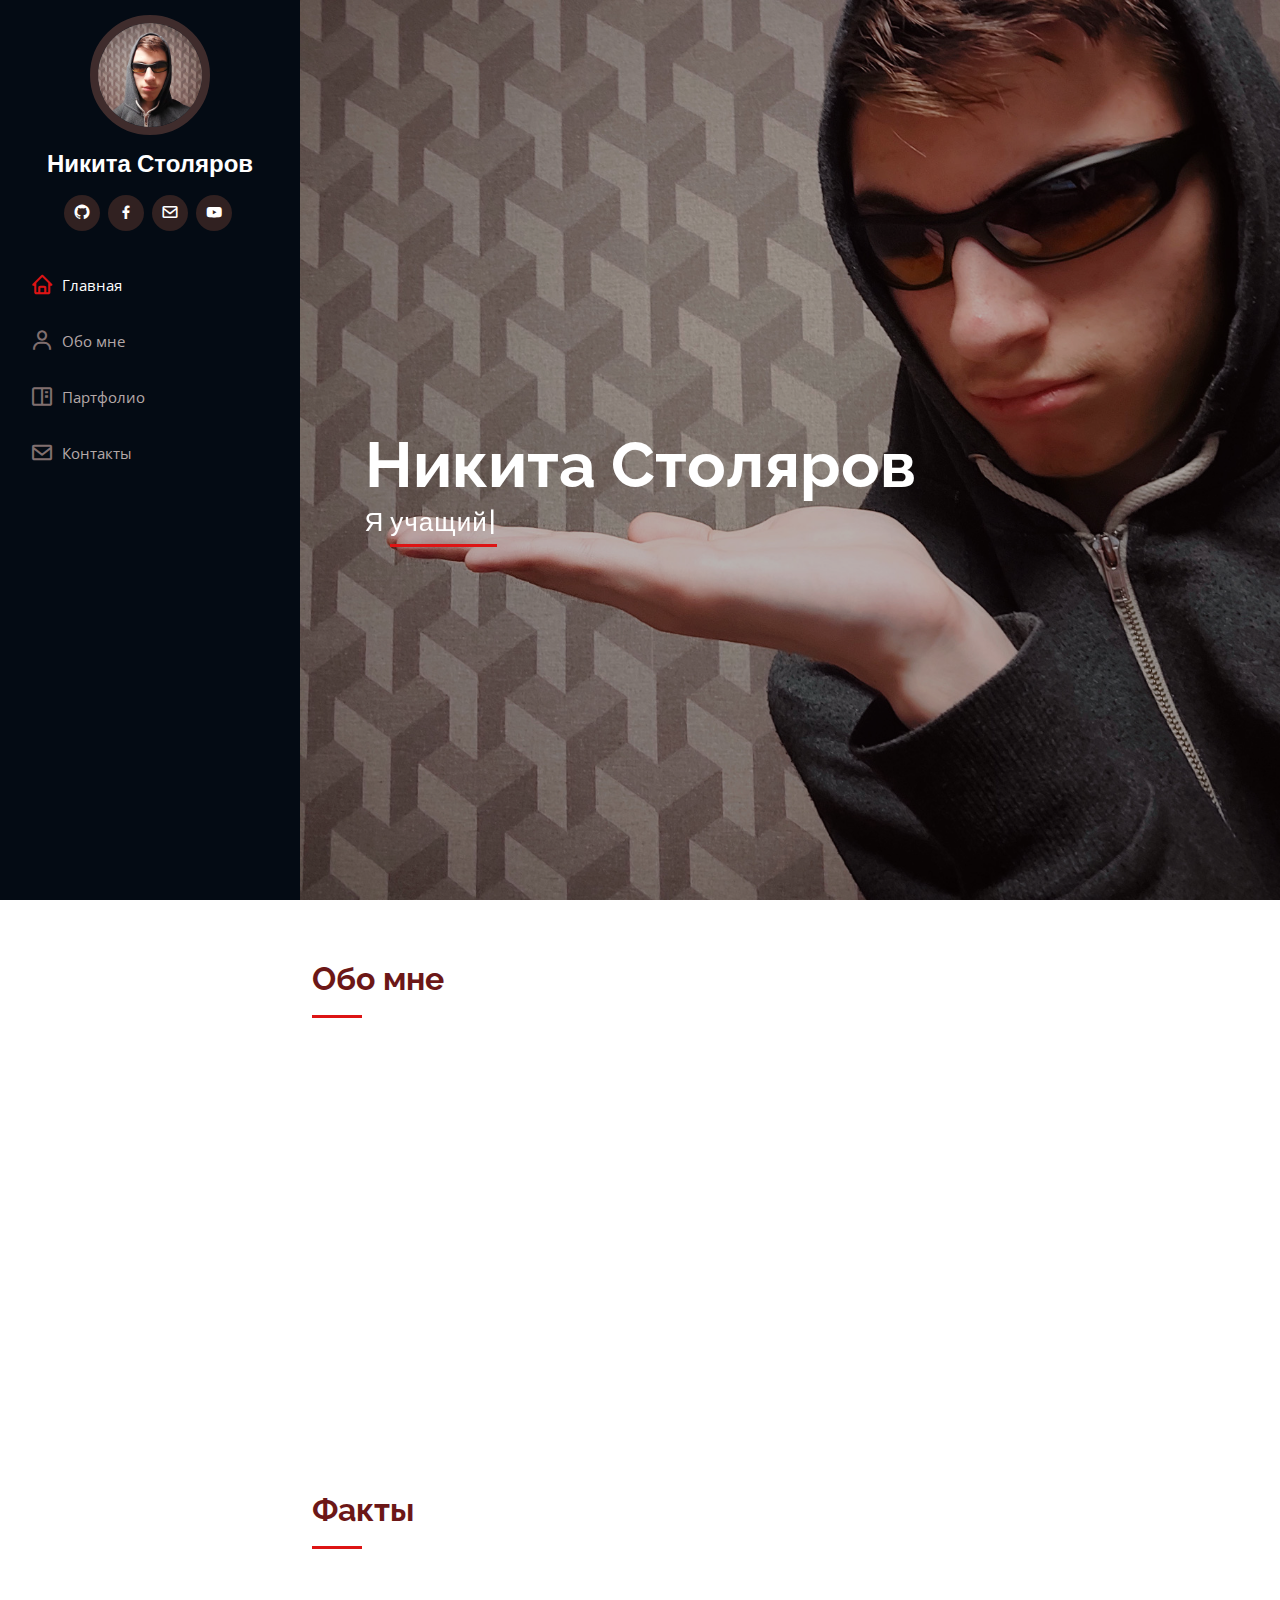
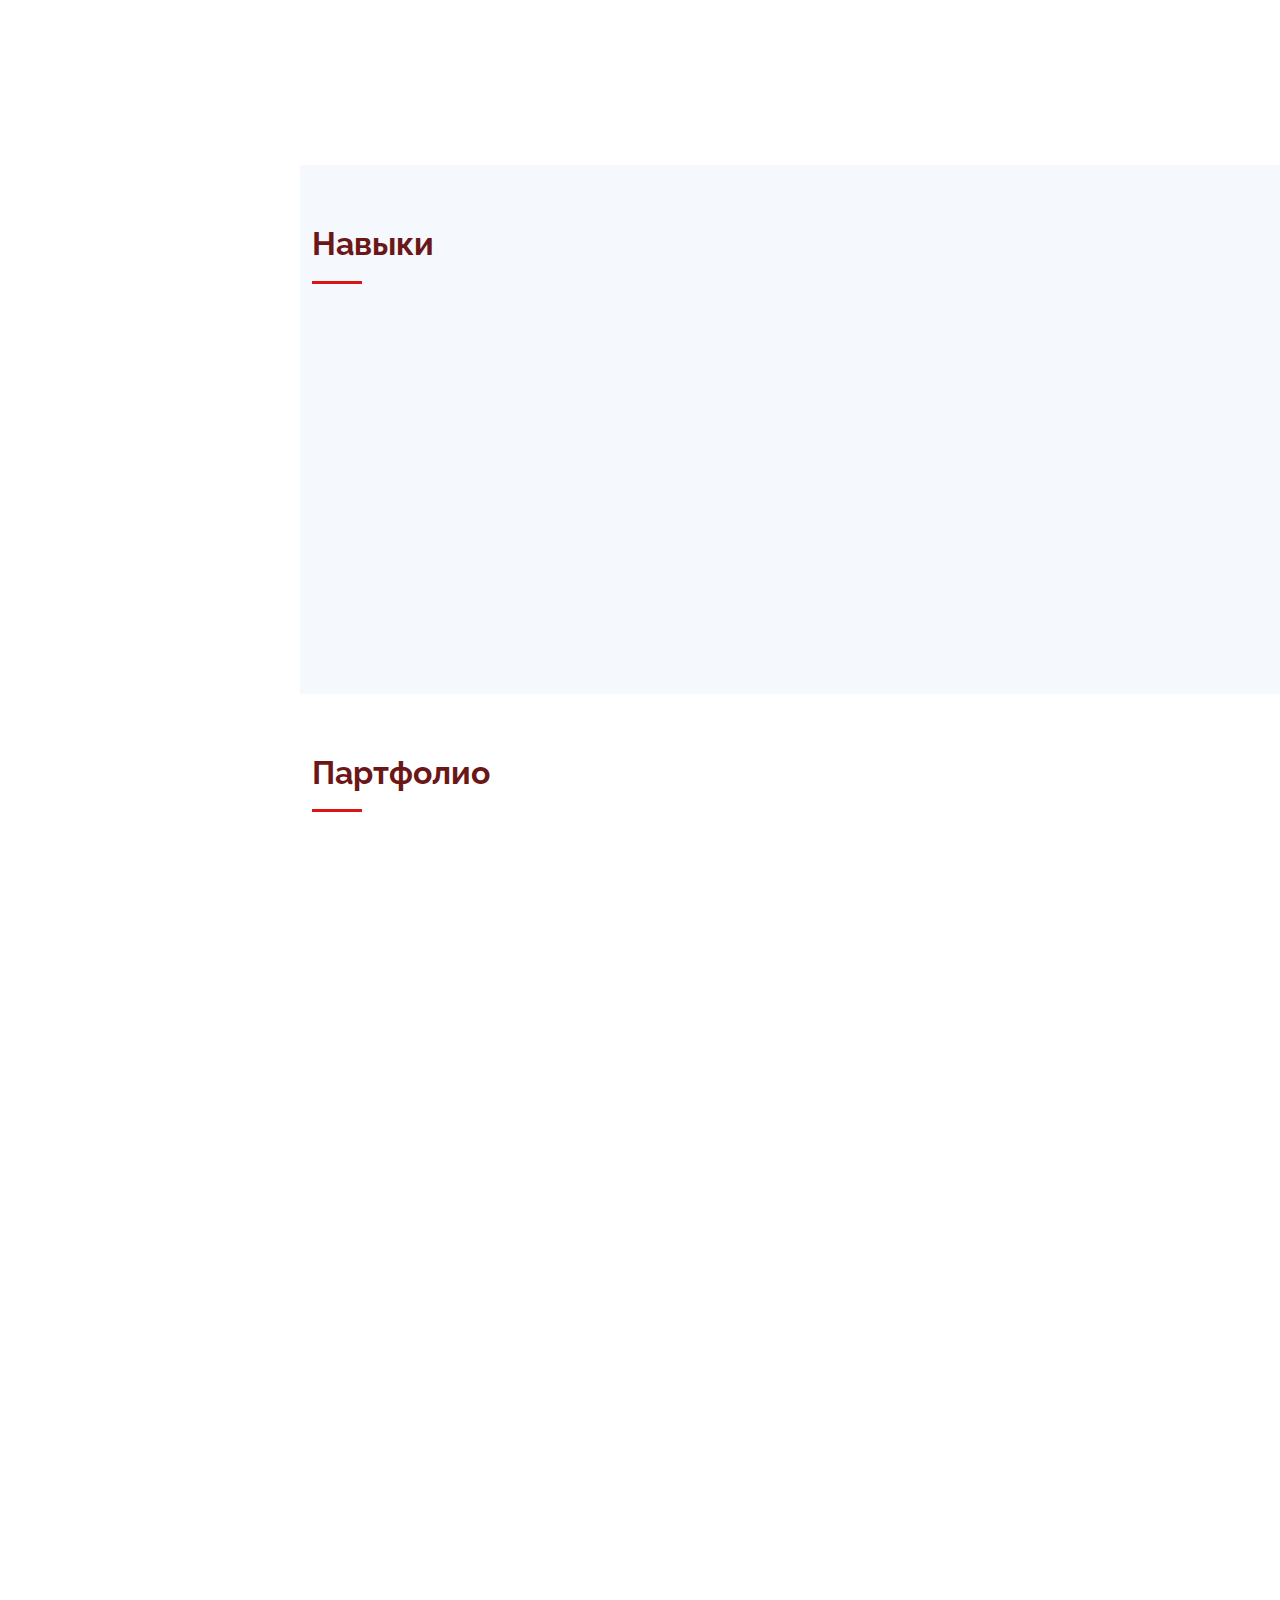
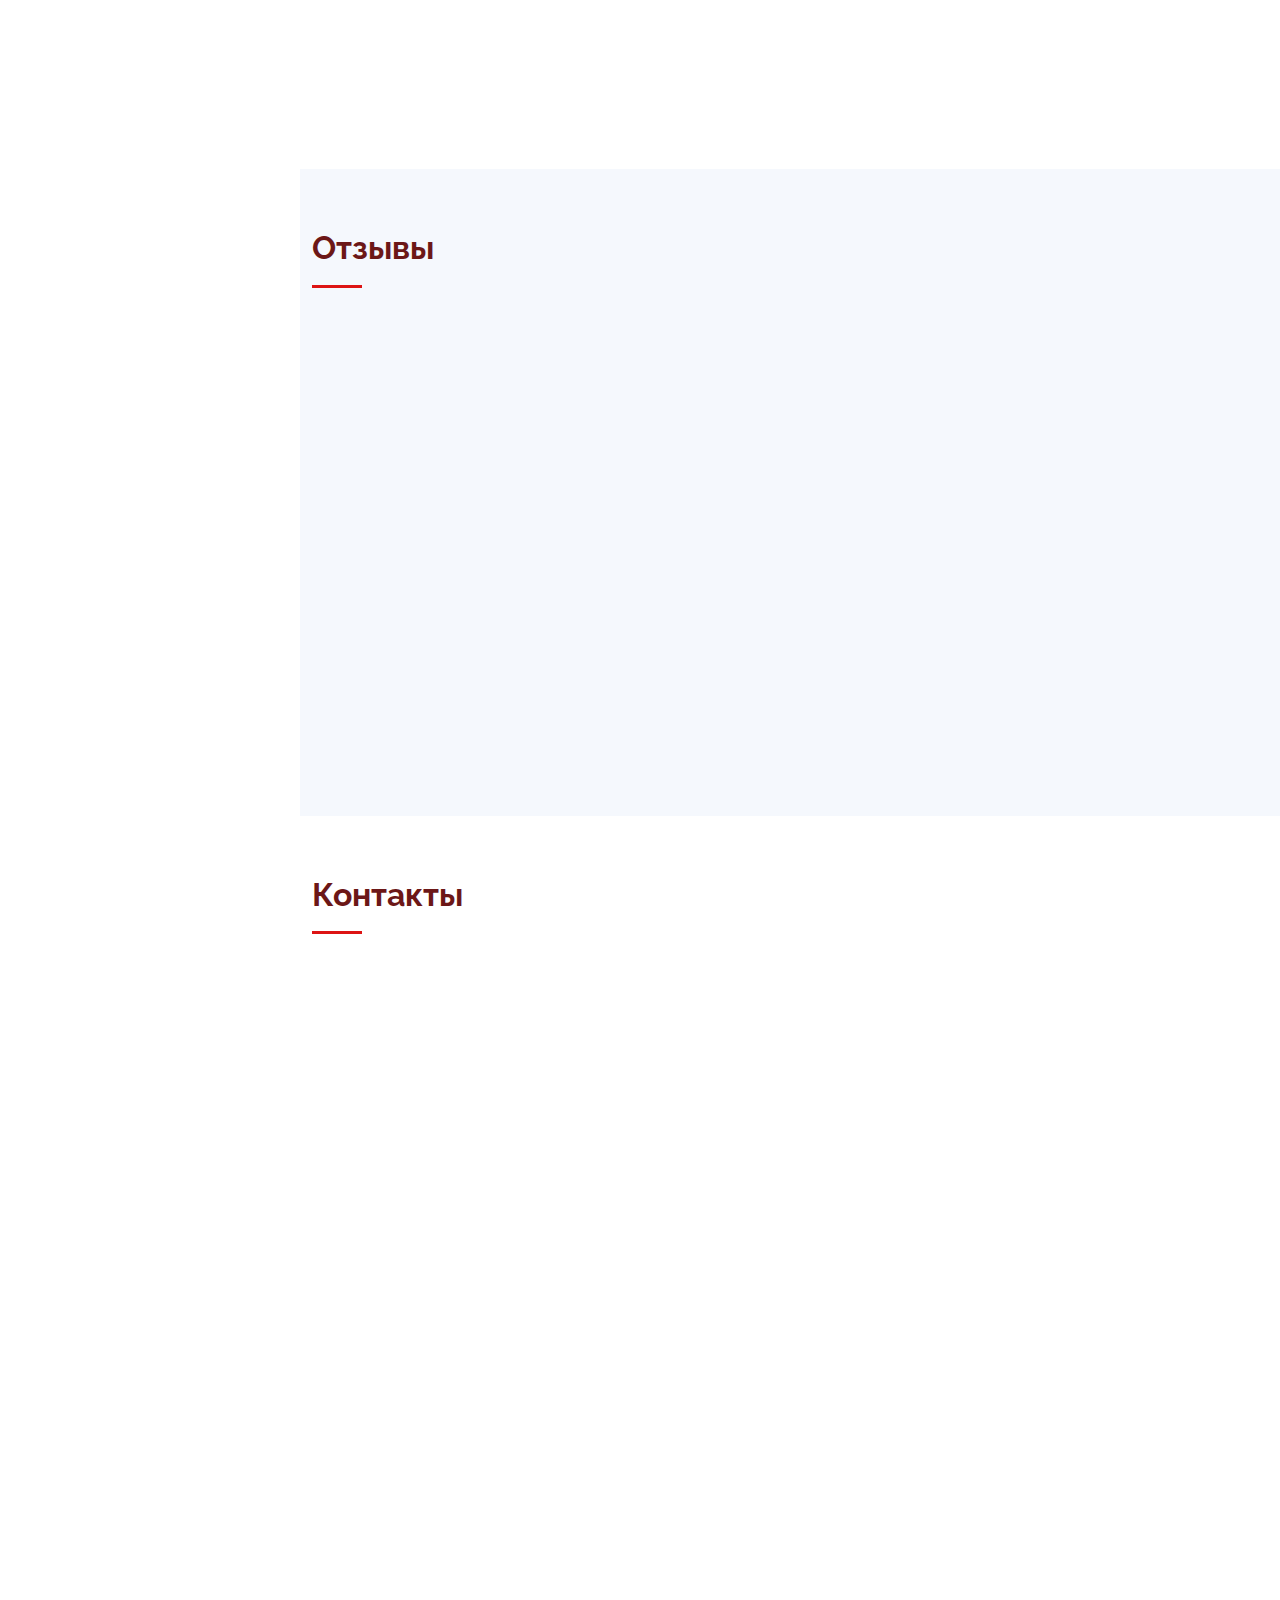
<file: index.html>
<!DOCTYPE html>
<html lang="en">

<head>
  <meta charset="utf-8">
  <meta content="width=device-width, initial-scale=1.0" name="viewport">
  <title>Партфолио</title>
  <meta content="" name="description">
  <meta content="" name="keywords">
  <link href="assets/img/favicon.png" rel="icon">
  <link href="assets/img/apple-touch-icon.png" rel="apple-touch-icon">
  <link href="https://fonts.googleapis.com/css?family=Open+Sans:300,300i,400,400i,600,600i,700,700i|Raleway:300,300i,400,400i,500,500i,600,600i,700,700i|Poppins:300,300i,400,400i,500,500i,600,600i,700,700i" rel="stylesheet">
  <link href="assets/vendor/aos/aos.css" rel="stylesheet">
  <link href="assets/vendor/bootstrap/css/bootstrap.min.css" rel="stylesheet">
  <link href="assets/vendor/bootstrap-icons/bootstrap-icons.css" rel="stylesheet">
  <link href="assets/vendor/boxicons/css/boxicons.min.css" rel="stylesheet">
  <link href="assets/vendor/glightbox/css/glightbox.min.css" rel="stylesheet">
  <link href="assets/vendor/swiper/swiper-bundle.min.css" rel="stylesheet">
  <link href="assets/css/style.css" rel="stylesheet">
</head>

<body>
  <i class="bi bi-list mobile-nav-toggle d-xl-none"></i>
  <header id="header">
    <div class="d-flex flex-column">
      <div class="profile">
        <img src="assets/img/profile-img.jpg" alt="" class="img-fluid rounded-circle">
        <h1 class="text-light"><a href="index.html">Никита Столяров</a></h1>
        <div class="social-links mt-3 text-center">
          <a href="https://github.com/Nikitosec" class="github"><i class="bx bxl-github"></i></a>
          <a href="https://www.facebook.com/profile.php?id=100031161826613" class="facebook"><i class="bx bxl-facebook"></i></a>
          <a href="mailto:1194701@mtp.by" class="envelope"><i class="bx bx-envelope"></i></a>
          <a href="https://www.youtube.com/channel/UCY73CcUROm69-95UctQw7cA" class="youtube"><i class="bx bxl-youtube"></i></a>
        </div>
      </div>
      <nav id="navbar" class="nav-menu navbar">
        <ul>
          <li><a href="#hero" class="nav-link scrollto active"><i class="bx bx-home"></i> <span>Главная</span></a></li>
          <li><a href="#about" class="nav-link scrollto"><i class="bx bx-user"></i> <span>Обо мне</span></a></li>
          <li><a href="#portfolio" class="nav-link scrollto"><i class="bx bx-book-content"></i> <span>Партфолио</span></a></li>
          <li><a href="#contact" class="nav-link scrollto"><i class="bx bx-envelope"></i> <span>Контакты</span></a></li>
        </ul>
      </nav>
    </div>
  </header>

  <section id="hero" class="d-flex flex-column justify-content-center align-items-center">
    <div style="margin-top: 10vw" class="hero-container" data-aos="fade-in">
      <h1>Никита Столяров</h1>
      <p>Я <span class="typed" data-typed-items="учащийся МКП, программист, дизайнер"></span></p>
    </div>
  </section>

  <main id="main">
    <section id="about" class="about">
      <div class="container">
        <div class="section-title">
          <h2>Обо мне</h2>
        </div>
        <div class="row">
          <div class="col-lg-4" data-aos="fade-right">
            <img src="assets/img/profile-img.jpg" class="img-fluid" alt="">
          </div>
          <div class="col-lg-8 pt-4 pt-lg-0 content" data-aos="fade-left">
            <h3>Дизайнер &amp; Программист</h3>
            <br>
            <div class="row">
              <div class="col-lg-6">
                <ul>
                  <li><i class="bi bi-chevron-right"></i> <strong>День рождения:</strong> <span>15 Апреля 2004</span></li>
                  <li><i class="bi bi-chevron-right"></i> <strong>Телефон:</strong> <span>+375-44-585-15-37</span></li>
                  <li><i class="bi bi-chevron-right"></i> <strong>Город:</strong> <span>Боровляны, Беларусь</span></li>
                </ul>
              </div>
              <div class="col-lg-6">
                <ul>
                  <li><i class="bi bi-chevron-right"></i> <strong>Возраст:</strong> <span>18 лет</span></li>
                  <li><i class="bi bi-chevron-right"></i> <strong>Степень:</strong> <span>Учащийся</span></li>
                  <li><i class="bi bi-chevron-right"></i> <strong>Почта:</strong> <span>1194701@mtp.by</span></li>
                </ul>
              </div>
            </div>
          </div>
        </div>
      </div>
    </section>

    <section id="facts" class="facts">
      <div class="container">
        <div class="section-title">
          <h2>Факты</h2>
        </div>
        <div class="row no-gutters">
          <div class="col-lg-4 col-md-8 d-md-flex align-items-md-stretch" data-aos="fade-up">
            <div class="count-box">
              <i class="bi bi-emoji-smile"></i>
              <span data-purecounter-start="0" data-purecounter-end="11" data-purecounter-duration="1" class="purecounter"></span>
              <p><strong>Довольные клиенты</strong></p>
            </div>
          </div>
          <div class="col-lg-4 col-md-8 d-md-flex align-items-md-stretch" data-aos="fade-up" data-aos-delay="100">
            <div class="count-box">
              <i class="bi bi-journal-richtext"></i>
              <span data-purecounter-start="0" data-purecounter-end="16" data-purecounter-duration="1" class="purecounter"></span>
              <p><strong>Проекты</strong></p>
            </div>
          </div>
          <div class="col-lg-4 col-md-8 d-md-flex align-items-md-stretch" data-aos="fade-up" data-aos-delay="300">
            <div class="count-box">
              <i class="bi bi-people"></i>
              <span data-purecounter-start="0" data-purecounter-end="1" data-purecounter-duration="1" class="purecounter"></span>
              <p><strong>Работники</strong></p>
            </div>
          </div>
        </div>
      </div>
    </section>

    <section id="skills" class="skills section-bg">
      <div class="container">
        <div class="section-title">
          <h2>Навыки</h2>
        </div>
        <div class="row skills-content">
          <div class="col-lg-6" data-aos="fade-up">
            <div class="progress">
              <span class="skill">MySQL <i class="val">85%</i></span>
              <div class="progress-bar-wrap">
                <div class="progress-bar" role="progressbar" aria-valuenow="75" aria-valuemin="0" aria-valuemax="100"></div>
              </div>
            </div>
            <div class="progress">
              <span class="skill">HTML <i class="val">50%</i></span>
              <div class="progress-bar-wrap">
                <div class="progress-bar" role="progressbar" aria-valuenow="50" aria-valuemin="0" aria-valuemax="100"></div>
              </div>
            </div>
            <div class="progress">
              <span class="skill">CSS <i class="val">35%</i></span>
              <div class="progress-bar-wrap">
                <div class="progress-bar" role="progressbar" aria-valuenow="35" aria-valuemin="0" aria-valuemax="100"></div>
              </div>
            </div>
            <div class="progress">
              <span class="skill">JavaScript <i class="val">45%</i></span>
              <div class="progress-bar-wrap">
                <div class="progress-bar" role="progressbar" aria-valuenow="45" aria-valuemin="0" aria-valuemax="100"></div>
              </div>
            </div>
            <div class="progress">
              <span class="skill">PHP <i class="val">10%</i></span>
              <div class="progress-bar-wrap">
                <div class="progress-bar" role="progressbar" aria-valuenow="10" aria-valuemin="0" aria-valuemax="100"></div>
              </div>
            </div>
          </div>
          <div class="col-lg-6" data-aos="fade-up" data-aos-delay="100">
            <div class="progress">
              <span class="skill">C# <i class="val">50%</i></span>
              <div class="progress-bar-wrap">
                <div class="progress-bar" role="progressbar" aria-valuenow="50" aria-valuemin="0" aria-valuemax="100"></div>
              </div>
            </div>
            <div class="progress">
              <span class="skill">Vegas <i class="val">65%</i></span>
              <div class="progress-bar-wrap">
                <div class="progress-bar" role="progressbar" aria-valuenow="65" aria-valuemin="0" aria-valuemax="100"></div>
              </div>
            </div>
            <div class="progress">
              <span class="skill">Photoshop <i class="val">55%</i></span>
              <div class="progress-bar-wrap">
                <div class="progress-bar" role="progressbar" aria-valuenow="55" aria-valuemin="0" aria-valuemax="100"></div>
              </div>
            </div>
            <div class="progress">
              <span class="skill">Illustrator <i class="val">45%</i></span>
              <div class="progress-bar-wrap">
                <div class="progress-bar" role="progressbar" aria-valuenow="45" aria-valuemin="0" aria-valuemax="100"></div>
              </div>
            </div>
            <div class="progress">
              <span class="skill">Blender <i class="val">30%</i></span>
              <div class="progress-bar-wrap">
                <div class="progress-bar" role="progressbar" aria-valuenow="30" aria-valuemin="0" aria-valuemax="100"></div>
              </div>
            </div>
          </div>
        </div>
      </div>
    </section>

    <section id="portfolio" class="portfolio">
      <div class="container">
        <div class="section-title">
          <h2>Партфолио</h2>
        </div>
        <div class="row" data-aos="fade-up">
          <div class="col-lg-12 d-flex justify-content-center">
            <ul id="portfolio-flters">
              <li data-filter="*" class="filter-active">Всё</li>
              <li data-filter=".filter-app">Приложения</li>
              <li data-filter=".filter-card">Видео</li>
              <li data-filter=".filter-web">Сайты</li>
            </ul>
          </div>
        </div>
        <div class="row portfolio-container" data-aos="fade-up" data-aos-delay="100">
          <div class="col-lg-4 col-md-6 portfolio-item filter-app">
            <div class="portfolio-wrap">
              <img src="assets/img/portfolio/portfolio-1.jpg" class="img-fluid" alt="">
              <div class="portfolio-links">
                <a href="assets/img/portfolio/portfolio-1.jpg" data-gallery="portfolioGallery" class="portfolio-lightbox" title="Игра «Пиратик»"><i class="bx bx-plus"></i></a>
              </div>
            </div>
          </div>
          <div class="col-lg-4 col-md-6 portfolio-item filter-web">
            <div class="portfolio-wrap">
              <img src="assets/img/portfolio/portfolio-2.jpg" class="img-fluid" alt="">
              <div class="portfolio-links">
                <a href="assets/img/portfolio/portfolio-2.jpg" data-gallery="portfolioGallery" class="portfolio-lightbox" title="Сайт строительного интернет-магазина «Валерьяново»"><i class="bx bx-plus"></i></a>
              </div>
            </div>
          </div>
          <div class="col-lg-4 col-md-6 portfolio-item filter-app">
            <div class="portfolio-wrap">
              <img src="assets/img/portfolio/portfolio-3.jpg" class="img-fluid" alt="">
              <div class="portfolio-links">
                <a href="assets/img/portfolio/portfolio-3.jpg" data-gallery="portfolioGallery" class="portfolio-lightbox" title="Игра «Mini-Pinball»"><i class="bx bx-plus"></i></a>
              </div>
            </div>
          </div>
          <div class="col-lg-4 col-md-6 portfolio-item filter-card">
            <div class="portfolio-wrap">
              <img src="assets/img/portfolio/portfolio-4.jpg" class="img-fluid" alt="">
              <div class="portfolio-links">
                <a href="assets/img/portfolio/portfolio-4.jpg" data-gallery="portfolioGallery" class="portfolio-lightbox" title="Видео «Петушиные бои»"><i class="bx bx-plus"></i></a>
              </div>
            </div>
          </div>
          <div class="col-lg-4 col-md-6 portfolio-item filter-web">
            <div class="portfolio-wrap">
              <img src="assets/img/portfolio/portfolio-5.jpg" class="img-fluid" alt="">
              <div class="portfolio-links">
                <a href="assets/img/portfolio/portfolio-5.jpg" data-gallery="portfolioGallery" class="portfolio-lightbox" title="Сайт «Партфолио»"><i class="bx bx-plus"></i></a>
              </div>
            </div>
          </div>
          <div class="col-lg-4 col-md-6 portfolio-item filter-app">
            <div class="portfolio-wrap">
              <img src="assets/img/portfolio/portfolio-6.jpg" class="img-fluid" alt="">
              <div class="portfolio-links">
                <a href="assets/img/portfolio/portfolio-6.jpg" data-gallery="portfolioGallery" class="portfolio-lightbox" title="Игра «Ruletka»"><i class="bx bx-plus"></i></a>
              </div>
            </div>
          </div>
          <div class="col-lg-4 col-md-6 portfolio-item filter-card">
            <div class="portfolio-wrap">
              <img src="assets/img/portfolio/portfolio-7.jpg" class="img-fluid" alt="">
              <div class="portfolio-links">
                <a href="assets/img/portfolio/portfolio-7.jpg" data-gallery="portfolioGallery" class="portfolio-lightbox" title="Видео «Внезапная перекличка золотых гэров RYTP»"><i class="bx bx-plus"></i></a>

              </div>
            </div>
          </div>
          <div class="col-lg-4 col-md-6 portfolio-item filter-web">
            <div class="portfolio-wrap">
              <img src="assets/img/portfolio/portfolio-9.jpg" class="img-fluid" alt="">
              <div class="portfolio-links">
                <a href="assets/img/portfolio/portfolio-9.jpg" data-gallery="portfolioGallery" class="portfolio-lightbox" title="Сайт аренды туалетных ёршиков"><i class="bx bx-plus"></i></a>
              </div>
            </div>
          </div>
        </div>
      </div>
    </section>

    <section id="testimonials" class="testimonials section-bg">
      <div class="container">
        <div class="section-title">
          <h2>Отзывы</h2>
        </div>
        <div class="testimonials-slider swiper" data-aos="fade-up" data-aos-delay="100">
          <div class="swiper-wrapper">
            <div class="swiper-slide">
              <div class="testimonial-item" data-aos="fade-up">
                <p>
                  <i class="bx bxs-quote-alt-left quote-icon-left"></i>
                  Хорошо владеет навыками дизайна, качественно выполняет свою работу в сроки. Работает за спасибо от МКП. 
                  <i class="bx bxs-quote-alt-right quote-icon-right"></i>
                </p>
                <img src="assets/img/testimonials/testimonials-1.jpg" class="testimonial-img" alt="">
                <h3>Артемий Хулуп</h3>
                <h4>Учащийся на ПОИТ</h4>
              </div>
            </div>
            <div class="swiper-slide">
              <div class="testimonial-item" data-aos="fade-up" data-aos-delay="100">
                <p>
                  <i class="bx bxs-quote-alt-left quote-icon-left"></i>
                  Хорошо владеет английским языком, креативно подходит к выполнению поставленной задачи. Работает 7 дней в неделю.
                  <i class="bx bxs-quote-alt-right quote-icon-right"></i>
                </p>
                <img src="assets/img/testimonials/testimonials-2.jpg" class="testimonial-img" alt="">
                <h3>Валерий Соболев</h3>
                <h4>Учащийся на КД</h4>
              </div>
            </div>
          </div>
          <div class="swiper-pagination"></div>
        </div>
      </div>
    </section>

    <section id="contact" class="contact">
      <div class="container">
        <div class="section-title">
          <h2>Контакты</h2>
        </div>
        <div class="row" data-aos="fade-in">
          <div class="col-lg-5 d-flex align-items-stretch">
            <div class="info">
              <div class="address">
                <i class="bi bi-geo-alt"></i>
                <h4>Адрес:</h4>
                <p>Боровляны, ул. 40 лет Победы 6 223053</p>
              </div>
              <div class="email">
                <i class="bi bi-envelope"></i>
                <h4>Почта:</h4>
                <p>1194701@mtp.by</p>
              </div>
              <div class="phone">
                <i class="bi bi-phone"></i>
                <h4>Телефон:</h4>
                <p>+375-44-585-15-37</p>
              </div>
              <iframe src="https://www.google.com/maps/embed?pb=!1m18!1m12!1m3!1d2345.539312355338!2d27.671821651162023!3d53.99320223366543!2m3!1f0!2f0!3f0!3m2!1i1024!2i768!4f13.1!3m3!1m2!1s0x46dbc9711e1911fb%3A0xe320a46a18ad9768!2z0YPQuy4gNDAg0LvQtdGCINCf0L7QsdC10LTRiyA2LCDQkdC-0YDQvtCy0LvRj9C90YsgMjIzMDUz!5e0!3m2!1sru!2sby!4v1655463943538!5m2!1sru!2sby" frameborder="0" style="border:0; width: 100%; height: 290px;" allowfullscreen></iframe>
            </div>
          </div>
          <div class="col-lg-7 mt-5 mt-lg-0 d-flex align-items-stretch">
            <form action="forms/contact.php" method="post" role="form" class="php-email-form">
              <div class="row">
                <div class="form-group col-md-6">
                  <label for="name">Ваше имя</label>
                  <input type="text" name="name" class="form-control" id="name" required>
                </div>
                <div class="form-group col-md-6">
                  <label for="name">Ваша почта</label>
                  <input type="email" class="form-control" name="email" id="email" required>
                </div>
              </div>
              <div class="form-group">
                <label for="name">Тема</label>
                <input type="text" class="form-control" name="subject" id="subject" required>
              </div>
              <div class="form-group">
                <label for="name">Сообщение</label>
                <textarea class="form-control" name="message" rows="10" required></textarea>
              </div>
              <div class="my-3">
                <div class="loading">Загрузка</div>
                <div class="error-message"></div>
                <div class="sent-message">Ваше сообщение отправлено. Спасибо!</div>
              </div>
              <div class="text-center"><button type="submit">Отправить сообщение</button></div>
            </form>
          </div>
        </div>
      </div>
    </section>
  </main>

  <a href="#" class="back-to-top d-flex align-items-center justify-content-center"><i class="bi bi-arrow-up-short"></i></a>
  <script src="assets/vendor/purecounter/purecounter.js"></script>
  <script src="assets/vendor/aos/aos.js"></script>
  <script src="assets/vendor/bootstrap/js/bootstrap.bundle.min.js"></script>
  <script src="assets/vendor/glightbox/js/glightbox.min.js"></script>
  <script src="assets/vendor/isotope-layout/isotope.pkgd.min.js"></script>
  <script src="assets/vendor/swiper/swiper-bundle.min.js"></script>
  <script src="assets/vendor/typed.js/typed.min.js"></script>
  <script src="assets/vendor/waypoints/noframework.waypoints.js"></script>
  <script src="assets/vendor/php-email-form/validate.js"></script>
  <script src="assets/js/main.js"></script>
</body>
</html>
</file>
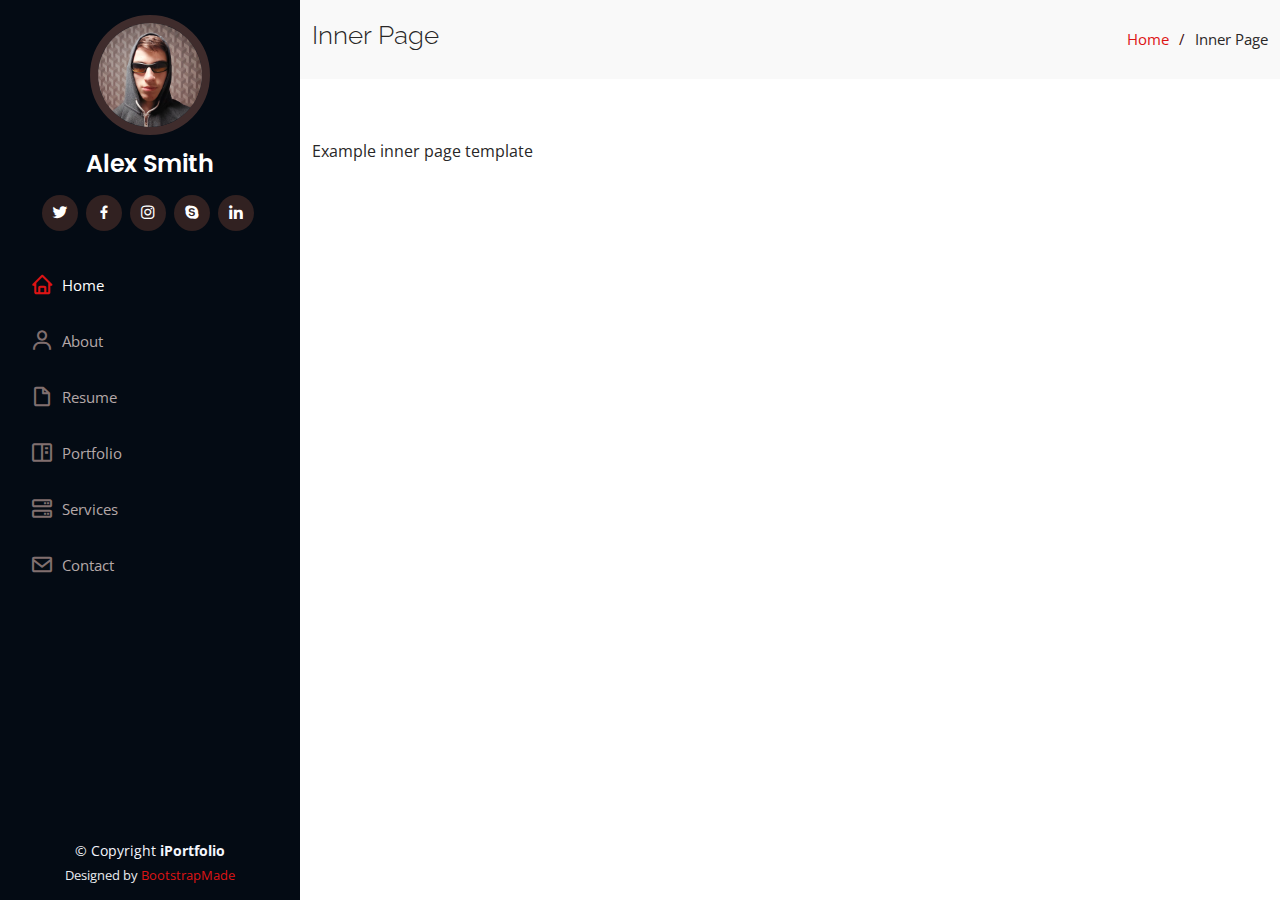
<file: inner-page.html>
<!DOCTYPE html>
<html lang="en">

<head>
  <meta charset="utf-8">
  <meta content="width=device-width, initial-scale=1.0" name="viewport">

  <title>Inner Page - iPortfolio Bootstrap Template</title>
  <meta content="" name="description">
  <meta content="" name="keywords">

  <!-- Favicons -->
  <link href="assets/img/favicon.png" rel="icon">
  <link href="assets/img/apple-touch-icon.png" rel="apple-touch-icon">

  <!-- Google Fonts -->
  <link href="https://fonts.googleapis.com/css?family=Open+Sans:300,300i,400,400i,600,600i,700,700i|Raleway:300,300i,400,400i,500,500i,600,600i,700,700i|Poppins:300,300i,400,400i,500,500i,600,600i,700,700i" rel="stylesheet">

  <!-- Vendor CSS Files -->
  <link href="assets/vendor/aos/aos.css" rel="stylesheet">
  <link href="assets/vendor/bootstrap/css/bootstrap.min.css" rel="stylesheet">
  <link href="assets/vendor/bootstrap-icons/bootstrap-icons.css" rel="stylesheet">
  <link href="assets/vendor/boxicons/css/boxicons.min.css" rel="stylesheet">
  <link href="assets/vendor/glightbox/css/glightbox.min.css" rel="stylesheet">
  <link href="assets/vendor/swiper/swiper-bundle.min.css" rel="stylesheet">

  <!-- Template Main CSS File -->
  <link href="assets/css/style.css" rel="stylesheet">

  <!-- =======================================================
  * Template Name: iPortfolio - v3.7.0
  * Template URL: https://bootstrapmade.com/iportfolio-bootstrap-portfolio-websites-template/
  * Author: BootstrapMade.com
  * License: https://bootstrapmade.com/license/
  ======================================================== -->
</head>

<body>

  <!-- ======= Mobile nav toggle button ======= -->
  <i class="bi bi-list mobile-nav-toggle d-xl-none"></i>

  <!-- ======= Header ======= -->
  <header id="header">
    <div class="d-flex flex-column">

      <div class="profile">
        <img src="assets/img/profile-img.jpg" alt="" class="img-fluid rounded-circle">
        <h1 class="text-light"><a href="index.html">Alex Smith</a></h1>
        <div class="social-links mt-3 text-center">
          <a href="#" class="twitter"><i class="bx bxl-twitter"></i></a>
          <a href="#" class="facebook"><i class="bx bxl-facebook"></i></a>
          <a href="#" class="instagram"><i class="bx bxl-instagram"></i></a>
          <a href="#" class="google-plus"><i class="bx bxl-skype"></i></a>
          <a href="#" class="linkedin"><i class="bx bxl-linkedin"></i></a>
        </div>
      </div>

      <nav id="navbar" class="nav-menu navbar">
        <ul>
          <li><a href="#hero" class="nav-link scrollto active"><i class="bx bx-home"></i> <span>Home</span></a></li>
          <li><a href="#about" class="nav-link scrollto"><i class="bx bx-user"></i> <span>About</span></a></li>
          <li><a href="#resume" class="nav-link scrollto"><i class="bx bx-file-blank"></i> <span>Resume</span></a></li>
          <li><a href="#portfolio" class="nav-link scrollto"><i class="bx bx-book-content"></i> <span>Portfolio</span></a></li>
          <li><a href="#services" class="nav-link scrollto"><i class="bx bx-server"></i> <span>Services</span></a></li>
          <li><a href="#contact" class="nav-link scrollto"><i class="bx bx-envelope"></i> <span>Contact</span></a></li>
        </ul>
      </nav><!-- .nav-menu -->
    </div>
  </header><!-- End Header -->

  <main id="main">

    <!-- ======= Breadcrumbs ======= -->
    <section class="breadcrumbs">
      <div class="container">

        <div class="d-flex justify-content-between align-items-center">
          <h2>Inner Page</h2>
          <ol>
            <li><a href="index.html">Home</a></li>
            <li>Inner Page</li>
          </ol>
        </div>

      </div>
    </section><!-- End Breadcrumbs -->

    <section class="inner-page">
      <div class="container">
        <p>
          Example inner page template
        </p>
      </div>
    </section>

  </main><!-- End #main -->

  <!-- ======= Footer ======= -->
  <footer id="footer">
    <div class="container">
      <div class="copyright">
        &copy; Copyright <strong><span>iPortfolio</span></strong>
      </div>
      <div class="credits">
        <!-- All the links in the footer should remain intact. -->
        <!-- You can delete the links only if you purchased the pro version. -->
        <!-- Licensing information: https://bootstrapmade.com/license/ -->
        <!-- Purchase the pro version with working PHP/AJAX contact form: https://bootstrapmade.com/iportfolio-bootstrap-portfolio-websites-template/ -->
        Designed by <a href="https://bootstrapmade.com/">BootstrapMade</a>
      </div>
    </div>
  </footer><!-- End  Footer -->

  <a href="#" class="back-to-top d-flex align-items-center justify-content-center"><i class="bi bi-arrow-up-short"></i></a>

  <!-- Vendor JS Files -->
  <script src="assets/vendor/purecounter/purecounter.js"></script>
  <script src="assets/vendor/aos/aos.js"></script>
  <script src="assets/vendor/bootstrap/js/bootstrap.bundle.min.js"></script>
  <script src="assets/vendor/glightbox/js/glightbox.min.js"></script>
  <script src="assets/vendor/isotope-layout/isotope.pkgd.min.js"></script>
  <script src="assets/vendor/swiper/swiper-bundle.min.js"></script>
  <script src="assets/vendor/typed.js/typed.min.js"></script>
  <script src="assets/vendor/waypoints/noframework.waypoints.js"></script>
  <script src="assets/vendor/php-email-form/validate.js"></script>

  <!-- Template Main JS File -->
  <script src="assets/js/main.js"></script>

</body>

</html>
</file>
<file: assets/css/style.css>
/**
* Template Name: iPortfolio - v3.7.0
* Template URL: https://bootstrapmade.com/iportfolio-bootstrap-portfolio-websites-template/
* Author: BootstrapMade.com
* License: https://bootstrapmade.com/license/
*/

/*--------------------------------------------------------------
# General
--------------------------------------------------------------*/
body {
  font-family: "Open Sans", sans-serif;
  color: #292727;
}

a {
  color: #dd1414;
  text-decoration: none;
}

a:hover {
  color: #ed3737;
  text-decoration: none;
}

h1, h2, h3, h4, h5, h6 {
  font-family: "Raleway", sans-serif;
}

/*--------------------------------------------------------------
# Back to top button
--------------------------------------------------------------*/
.back-to-top {
  position: fixed;
  visibility: hidden;
  opacity: 0;
  right: 15px;
  bottom: 15px;
  z-index: 996;
  background: #dd1414;
  width: 40px;
  height: 40px;
  border-radius: 50px;
  transition: all 0.4s;
}
.back-to-top i {
  font-size: 28px;
  color: #fff;
  line-height: 0;
}
.back-to-top:hover {
  background: #ec2e2e;
  color: #fff;
}
.back-to-top.active {
  visibility: visible;
  opacity: 1;
}

/*--------------------------------------------------------------
# Header
--------------------------------------------------------------*/
#header {
  position: fixed;
  top: 0;
  left: 0;
  bottom: 0;
  width: 300px;
  transition: all ease-in-out 0.5s;
  z-index: 9997;
  transition: all 0.5s;
  padding: 0 15px;
  background: #040b14;
  overflow-y: auto;
}
#header .profile img {
  margin: 15px auto;
  display: block;
  width: 120px;
  border: 8px solid #3f2c2c;
}
#header .profile h1 {
  font-size: 24px;
  margin: 0;
  padding: 0;
  font-weight: 600;
  -moz-text-align-last: center;
  text-align-last: center;
  font-family: "Poppins", sans-serif;
}
#header .profile h1 a, #header .profile h1 a:hover {
  color: #fff;
  text-decoration: none;
}
#header .profile .social-links a {
  font-size: 18px;
  display: inline-block;
  background: #312121;
  color: #fff;
  line-height: 1;
  padding: 8px 0;
  margin-right: 4px;
  border-radius: 50%;
  text-align: center;
  width: 36px;
  height: 36px;
  transition: 0.3s;
}
#header .profile .social-links a:hover {
  background: #dd1414;
  color: #fff;
  text-decoration: none;
}

#main {
  margin-left: 300px;
}

@media (max-width: 1199px) {
  #header {
    left: -300px;
  }

  #main {
    margin-left: 0;
  }
}
/*--------------------------------------------------------------
# Navigation Menu
--------------------------------------------------------------*/
/* Desktop Navigation */
.nav-menu {
  padding: 30px 0 0 0;
}
.nav-menu * {
  margin: 0;
  padding: 0;
  list-style: none;
}
.nav-menu > ul > li {
  position: relative;
  white-space: nowrap;
}
.nav-menu a, .nav-menu a:focus {
  display: flex;
  align-items: center;
  color: #b4a8a8;
  padding: 12px 15px;
  margin-bottom: 8px;
  transition: 0.3s;
  font-size: 15px;
}
.nav-menu a i, .nav-menu a:focus i {
  font-size: 24px;
  padding-right: 8px;
  color: #806f6f;
}
.nav-menu a:hover, .nav-menu .active, .nav-menu .active:focus, .nav-menu li:hover > a {
  text-decoration: none;
  color: #fff;
}
.nav-menu a:hover i, .nav-menu .active i, .nav-menu .active:focus i, .nav-menu li:hover > a i {
  color: #dd1414;
}

/* Mobile Navigation */
.mobile-nav-toggle {
  position: fixed;
  right: 15px;
  top: 15px;
  z-index: 9998;
  border: 0;
  font-size: 24px;
  transition: all 0.4s;
  outline: none !important;
  background-color: #dd1414;
  color: #fff;
  width: 40px;
  height: 40px;
  display: inline-flex;
  align-items: center;
  justify-content: center;
  line-height: 0;
  border-radius: 50px;
  cursor: pointer;
}

.mobile-nav-active {
  overflow: hidden;
}
.mobile-nav-active #header {
  left: 0;
}

/*--------------------------------------------------------------
# Hero Section
--------------------------------------------------------------*/
#hero {
  width: 100%;
  height: 100vh;
  background: url("../img/hero-bg.jpg") top center;
  background-size: cover; 
}
#hero:before {
  content: "";
  background: rgba(24, 5, 5, 0.3);
  position: absolute;
  bottom: 0;
  top: 0;
  left: 0;
  right: 0;
  z-index: 1;
}
#hero .hero-container {
  position: relative;
  z-index: 2;
  min-width: 300px;
}
#hero h1 {
  margin: 0 0 10px 0;
  font-size: 64px;
  font-weight: 700;
  line-height: 56px;
  color: #fff;
}
#hero p {
  color: #fff;
  margin-bottom: 50px;
  font-size: 26px;
  font-family: "Poppins", sans-serif;
}
#hero p span {
  color: #fff;
  padding-bottom: 4px;
  letter-spacing: 1px;
  border-bottom: 3px solid #dd1414;
}
@media (min-width: 1024px) {
  #hero {
    background-attachment: fixed;
  }
}
@media (max-width: 768px) {
  #hero h1 {
    font-size: 28px;
    line-height: 36px;
  }
  #hero h2 {
    font-size: 18px;
    line-height: 24px;
    margin-bottom: 30px;
  }
}

/*--------------------------------------------------------------
# Sections General
--------------------------------------------------------------*/
section {
  padding: 60px 0;
  overflow: hidden;
}

.section-bg {
  background: #f5f8fd;
}

.section-title {
  padding-bottom: 30px;
}
.section-title h2 {
  font-size: 32px;
  font-weight: bold;
  margin-bottom: 20px;
  padding-bottom: 20px;
  position: relative;
  color: #6c1717;
}
.section-title h2::after {
  content: "";
  position: absolute;
  display: block;
  width: 50px;
  height: 3px;
  background: #dd1414;
  bottom: 0;
  left: 0;
}
.section-title p {
  margin-bottom: 0;
}

/*--------------------------------------------------------------
# About
--------------------------------------------------------------*/
.about .content h3 {
  font-weight: 700;
  font-size: 26px;
  color: #6c1717;
}
.about .content ul {
  list-style: none;
  padding: 0;
}
.about .content ul li {
  margin-bottom: 20px;
  display: flex;
  align-items: center;
}
.about .content ul strong {
  margin-right: 10px;
}
.about .content ul i {
  font-size: 16px;
  margin-right: 5px;
  color: #dd1414;
  line-height: 0;
}
.about .content p:last-child {
  margin-bottom: 0;
}

/*--------------------------------------------------------------
# Facts
--------------------------------------------------------------*/
.facts {
  padding-bottom: 30px;
}
.facts .count-box {
  padding: 30px;
  width: 100%;
}
.facts .count-box i {
  display: block;
  font-size: 44px;
  color: #dd1414;
  float: left;
  line-height: 0;
}
.facts .count-box span {
  font-size: 48px;
  line-height: 40px;
  display: block;
  font-weight: 700;
  color: #180505;
  margin-left: 60px;
}
.facts .count-box p {
  padding: 15px 0 0 0;
  margin: 0 0 0 60px;
  font-family: "Raleway", sans-serif;
  font-size: 14px;
  color: #571212;
}
.facts .count-box a {
  font-weight: 600;
  display: block;
  margin-top: 20px;
  color: #571212;
  font-size: 15px;
  font-family: "Poppins", sans-serif;
  transition: ease-in-out 0.3s;
}
.facts .count-box a:hover {
  color: #971f1f;
}

/*--------------------------------------------------------------
# Akills
--------------------------------------------------------------*/
.skills .progress {
  height: 60px;
  display: block;
  background: none;
  border-radius: 0;
}
.skills .progress .skill {
  padding: 0;
  margin: 0 0 6px 0;
  text-transform: uppercase;
  display: block;
  font-weight: 600;
  font-family: "Poppins", sans-serif;
  color: #180505;
}
.skills .progress .skill .val {
  float: right;
  font-style: normal;
}
.skills .progress-bar-wrap {
  background: #dce8f8;
  height: 10px;
}
.skills .progress-bar {
  width: 1px;
  height: 10px;
  transition: 0.9s;
  background-color: #dd1414;
}

/*--------------------------------------------------------------
# Resume
--------------------------------------------------------------*/
.resume .resume-title {
  font-size: 26px;
  font-weight: 700;
  margin-top: 20px;
  margin-bottom: 20px;
  color: #050d18;
}
.resume .resume-item {
  padding: 0 0 20px 20px;
  margin-top: -2px;
  border-left: 2px solid #971f1f;
  position: relative;
}
.resume .resume-item h4 {
  line-height: 18px;
  font-size: 18px;
  font-weight: 600;
  text-transform: uppercase;
  font-family: "Poppins", sans-serif;
  color: #180505;
  margin-bottom: 10px;
}
.resume .resume-item h5 {
  font-size: 16px;
  background: #e4edf9;
  padding: 5px 15px;
  display: inline-block;
  font-weight: 600;
  margin-bottom: 10px;
}
.resume .resume-item ul {
  padding-left: 20px;
}
.resume .resume-item ul li {
  padding-bottom: 10px;
}
.resume .resume-item:last-child {
  padding-bottom: 0;
}
.resume .resume-item::before {
  content: "";
  position: absolute;
  width: 16px;
  height: 16px;
  border-radius: 50px;
  left: -9px;
  top: 0;
  background: #fff;
  border: 2px solid #971f1f;
}

/*--------------------------------------------------------------
# Portfolio
--------------------------------------------------------------*/
.portfolio .portfolio-item {
  margin-bottom: 30px;
}
.portfolio #portfolio-flters {
  padding: 0;
  margin: 0 auto 35px auto;
  list-style: none;
  text-align: center;
  background: #fff;
  border-radius: 50px;
  padding: 2px 15px;
}
.portfolio #portfolio-flters li {
  cursor: pointer;
  display: inline-block;
  padding: 10px 15px 8px 15px;
  font-size: 14px;
  font-weight: 600;
  line-height: 1;
  text-transform: uppercase;
  color: #292727;
  margin-bottom: 5px;
  transition: all 0.3s ease-in-out;
}
.portfolio #portfolio-flters li:hover, .portfolio #portfolio-flters li.filter-active {
  color: #dd1414;
}
.portfolio #portfolio-flters li:last-child {
  margin-right: 0;
}
.portfolio .portfolio-wrap {
  transition: 0.3s;
  position: relative;
  overflow: hidden;
  z-index: 1;
}
.portfolio .portfolio-wrap::before {
  content: "";
  background: rgba(255, 255, 255, 0.5);
  position: absolute;
  left: 0;
  right: 0;
  top: 0;
  bottom: 0;
  transition: all ease-in-out 0.3s;
  z-index: 2;
  opacity: 0;
}
.portfolio .portfolio-wrap .portfolio-links {
  opacity: 1;
  left: 0;
  right: 0;
  bottom: -60px;
  z-index: 3;
  position: absolute;
  transition: all ease-in-out 0.3s;
  display: flex;
  justify-content: center;
}
.portfolio .portfolio-wrap .portfolio-links a {
  color: #fff;
  font-size: 28px;
  text-align: center;
  background: rgba(221, 20, 20, 0.75);
  transition: 0.3s;
  width: 100%;
}
.portfolio .portfolio-wrap .portfolio-links a:hover {
  background: rgba(221, 20, 20, 0.95);
}
.portfolio .portfolio-wrap .portfolio-links a + a {
  border-left: 1px solid #37b3ed;
}
.portfolio .portfolio-wrap:hover::before {
  top: 0;
  left: 0;
  right: 0;
  bottom: 0;
  opacity: 1;
}
.portfolio .portfolio-wrap:hover .portfolio-links {
  opacity: 1;
  bottom: 0;
}

/*--------------------------------------------------------------
# Portfolio Details
--------------------------------------------------------------*/
.portfolio-details {
  padding-top: 40px;
}
.portfolio-details .portfolio-details-slider img {
  width: 100%;
}
.portfolio-details .portfolio-details-slider .swiper-pagination {
  margin-top: 20px;
  position: relative;
}
.portfolio-details .portfolio-details-slider .swiper-pagination .swiper-pagination-bullet {
  width: 12px;
  height: 12px;
  background-color: #fff;
  opacity: 1;
  border: 1px solid #dd1414;
}
.portfolio-details .portfolio-details-slider .swiper-pagination .swiper-pagination-bullet-active {
  background-color: #dd1414;
}
.portfolio-details .portfolio-info {
  padding: 30px;
  box-shadow: 0px 0 30px rgba(24, 5, 5, 0.08);
}
.portfolio-details .portfolio-info h3 {
  font-size: 22px;
  font-weight: 700;
  margin-bottom: 20px;
  padding-bottom: 20px;
  border-bottom: 1px solid #eee;
}
.portfolio-details .portfolio-info ul {
  list-style: none;
  padding: 0;
  font-size: 15px;
}
.portfolio-details .portfolio-info ul li + li {
  margin-top: 10px;
}
.portfolio-details .portfolio-description {
  padding-top: 30px;
}
.portfolio-details .portfolio-description h2 {
  font-size: 26px;
  font-weight: 700;
  margin-bottom: 20px;
}
.portfolio-details .portfolio-description p {
  padding: 0;
}

/*--------------------------------------------------------------
# Services
--------------------------------------------------------------*/
.services .icon-box {
  margin-bottom: 20px;
}
.services .icon {
  float: left;
  display: flex;
  align-items: center;
  justify-content: center;
  width: 54px;
  height: 54px;
  background: #dd1414;
  border-radius: 50%;
  transition: 0.5s;
  border: 1px solid #dd1414;
}
.services .icon i {
  color: #fff;
  font-size: 24px;
  line-height: 0;
}
.services .icon-box:hover .icon {
  background: #fff;
}
.services .icon-box:hover .icon i {
  color: #dd1414;
}
.services .title {
  margin-left: 80px;
  font-weight: 700;
  margin-bottom: 15px;
  font-size: 18px;
}
.services .title a {
  color: #403434;
}
.services .title a:hover {
  color: #dd1414;
}
.services .description {
  margin-left: 80px;
  line-height: 24px;
  font-size: 14px;
}

/*--------------------------------------------------------------
# Testimonials
--------------------------------------------------------------*/
.testimonials .testimonials-carousel, .testimonials .testimonials-slider {
  overflow: hidden;
}
.testimonials .testimonial-item {
  box-sizing: content-box;
  text-align: center;
  min-height: 320px;
}
.testimonials .testimonial-item .testimonial-img {
  width: 90px;
  border-radius: 50%;
  margin: 0 auto;
}
.testimonials .testimonial-item h3 {
  font-size: 18px;
  font-weight: bold;
  margin: 10px 0 5px 0;
  color: #111;
}
.testimonials .testimonial-item h4 {
  font-size: 14px;
  color: rgb(153, 153, 153);
  margin: 0;
}
.testimonials .testimonial-item .quote-icon-left, .testimonials .testimonial-item .quote-icon-right {
  color: #fac3c3;
  font-size: 26px;
}
.testimonials .testimonial-item .quote-icon-left {
  display: inline-block;
  left: -5px;
  position: relative;
}
.testimonials .testimonial-item .quote-icon-right {
  display: inline-block;
  right: -5px;
  position: relative;
  top: 10px;
}
.testimonials .testimonial-item p {
  font-style: italic;
  margin: 0 15px 15px 15px;
  padding: 20px;
  background: #fff;
  position: relative;
  margin-bottom: 35px;
  border-radius: 6px;
  box-shadow: 0px 2px 15px rgba(0, 0, 0, 0.1);
}
.testimonials .testimonial-item p::after {
  content: "";
  width: 0;
  height: 0;
  border-top: 20px solid #fff;
  border-right: 20px solid transparent;
  border-left: 20px solid transparent;
  position: absolute;
  bottom: -20px;
  left: calc(50% - 20px);
}
.testimonials .swiper-pagination {
  margin-top: 20px;
  position: relative;
}
.testimonials .swiper-pagination .swiper-pagination-bullet {
  width: 12px;
  height: 12px;
  background-color: #fff;
  opacity: 1;
  border: 1px solid #dd1414;
}
.testimonials .swiper-pagination .swiper-pagination-bullet-active {
  background-color: #dd1414;
}

/*--------------------------------------------------------------
# Contact
--------------------------------------------------------------*/
.contact {
  padding-bottom: 130px;
}
.contact .info {
  padding: 30px;
  background: #fff;
  width: 100%;
  box-shadow: 0 0 24px 0 rgba(0, 0, 0, 0.12);
}
.contact .info i {
  font-size: 20px;
  color: #dd1414;
  float: left;
  width: 44px;
  height: 44px;
  background: #fcdfdf;
  display: flex;
  justify-content: center;
  align-items: center;
  border-radius: 50px;
  transition: all 0.3s ease-in-out;
}
.contact .info h4 {
  padding: 0 0 0 60px;
  font-size: 22px;
  font-weight: 600;
  margin-bottom: 5px;
  color: #180505;
}
.contact .info p {
  padding: 0 0 10px 60px;
  margin-bottom: 20px;
  font-size: 14px;
  color: #6c1717;
}
.contact .info .email p {
  padding-top: 5px;
}
.contact .info .social-links {
  padding-left: 60px;
}
.contact .info .social-links a {
  font-size: 18px;
  display: inline-block;
  background: rgb(51, 51, 51);
  color: #fff;
  line-height: 1;
  padding: 8px 0;
  border-radius: 50%;
  text-align: center;
  width: 36px;
  height: 36px;
  transition: 0.3s;
  margin-right: 10px;
}
.contact .info .social-links a:hover {
  background: #dd1414;
  color: #fff;
}
.contact .info .email:hover i, .contact .info .address:hover i, .contact .info .phone:hover i {
  background: #dd1414;
  color: #fff;
}
.contact .php-email-form {
  width: 100%;
  padding: 30px;
  background: #fff;
  box-shadow: 0 0 24px 0 rgba(0, 0, 0, 0.12);
}
.contact .php-email-form .form-group {
  padding-bottom: 8px;
}
.contact .php-email-form .validate {
  display: none;
  color: red;
  margin: 0 0 15px 0;
  font-weight: 400;
  font-size: 13px;
}
.contact .php-email-form .error-message {
  display: none;
  color: #fff;
  background: #ed3c0d;
  text-align: left;
  padding: 15px;
  font-weight: 600;
}
.contact .php-email-form .error-message br + br {
  margin-top: 25px;
}
.contact .php-email-form .sent-message {
  display: none;
  color: #fff;
  background: #18d26e;
  text-align: center;
  padding: 15px;
  font-weight: 600;
}
.contact .php-email-form .loading {
  display: none;
  background: #fff;
  text-align: center;
  padding: 15px;
}
.contact .php-email-form .loading:before {
  content: "";
  display: inline-block;
  border-radius: 50%;
  width: 24px;
  height: 24px;
  margin: 0 10px -6px 0;
  border: 3px solid #18d26e;
  border-top-color: #eee;
  -webkit-animation: animate-loading 1s linear infinite;
  animation: animate-loading 1s linear infinite;
}
.contact .php-email-form .form-group {
  margin-bottom: 15px;
}
.contact .php-email-form label {
  padding-bottom: 8px;
}
.contact .php-email-form input, .contact .php-email-form textarea {
  border-radius: 0;
  box-shadow: none;
  font-size: 14px;
}
.contact .php-email-form input {
  height: 44px;
}
.contact .php-email-form textarea {
  padding: 10px 15px;
}
.contact .php-email-form button[type=submit] {
  background: #dd1414;
  border: 0;
  padding: 10px 24px;
  color: #fff;
  transition: 0.4s;
  border-radius: 4px;
}
.contact .php-email-form button[type=submit]:hover {
  background: #ed3737;
}
@-webkit-keyframes animate-loading {
  0% {
    transform: rotate(0deg);
  }
  100% {
    transform: rotate(360deg);
  }
}
@keyframes animate-loading {
  0% {
    transform: rotate(0deg);
  }
  100% {
    transform: rotate(360deg);
  }
}

/*--------------------------------------------------------------
# Breadcrumbs
--------------------------------------------------------------*/
.breadcrumbs {
  padding: 20px 0;
  background: #f9f9f9;
}
.breadcrumbs h2 {
  font-size: 26px;
  font-weight: 300;
}
.breadcrumbs ol {
  display: flex;
  flex-wrap: wrap;
  list-style: none;
  padding: 0;
  margin: 0;
  font-size: 15px;
}
.breadcrumbs ol li + li {
  padding-left: 10px;
}
.breadcrumbs ol li + li::before {
  display: inline-block;
  padding-right: 10px;
  color: #420e0e;
  content: "/";
}
@media (max-width: 768px) {
  .breadcrumbs .d-flex {
    display: block !important;
  }
  .breadcrumbs ol {
    display: block;
  }
  .breadcrumbs ol li {
    display: inline-block;
  }
}

/*--------------------------------------------------------------
# Footer
--------------------------------------------------------------*/
#footer {
  padding: 15px;
  color: #f4f6fd;
  font-size: 14px;
  position: fixed;
  left: 0;
  bottom: 0;
  width: 300px;
  z-index: 9999;
  background: #040b14;
}
#footer .copyright {
  text-align: center;
}
#footer .credits {
  padding-top: 5px;
  text-align: center;
  font-size: 13px;
  color: #eaebf0;
}
@media (max-width: 1199px) {
  #footer {
    position: static;
    width: auto;
    padding-right: 20px 15px;
  }
}
</file>
